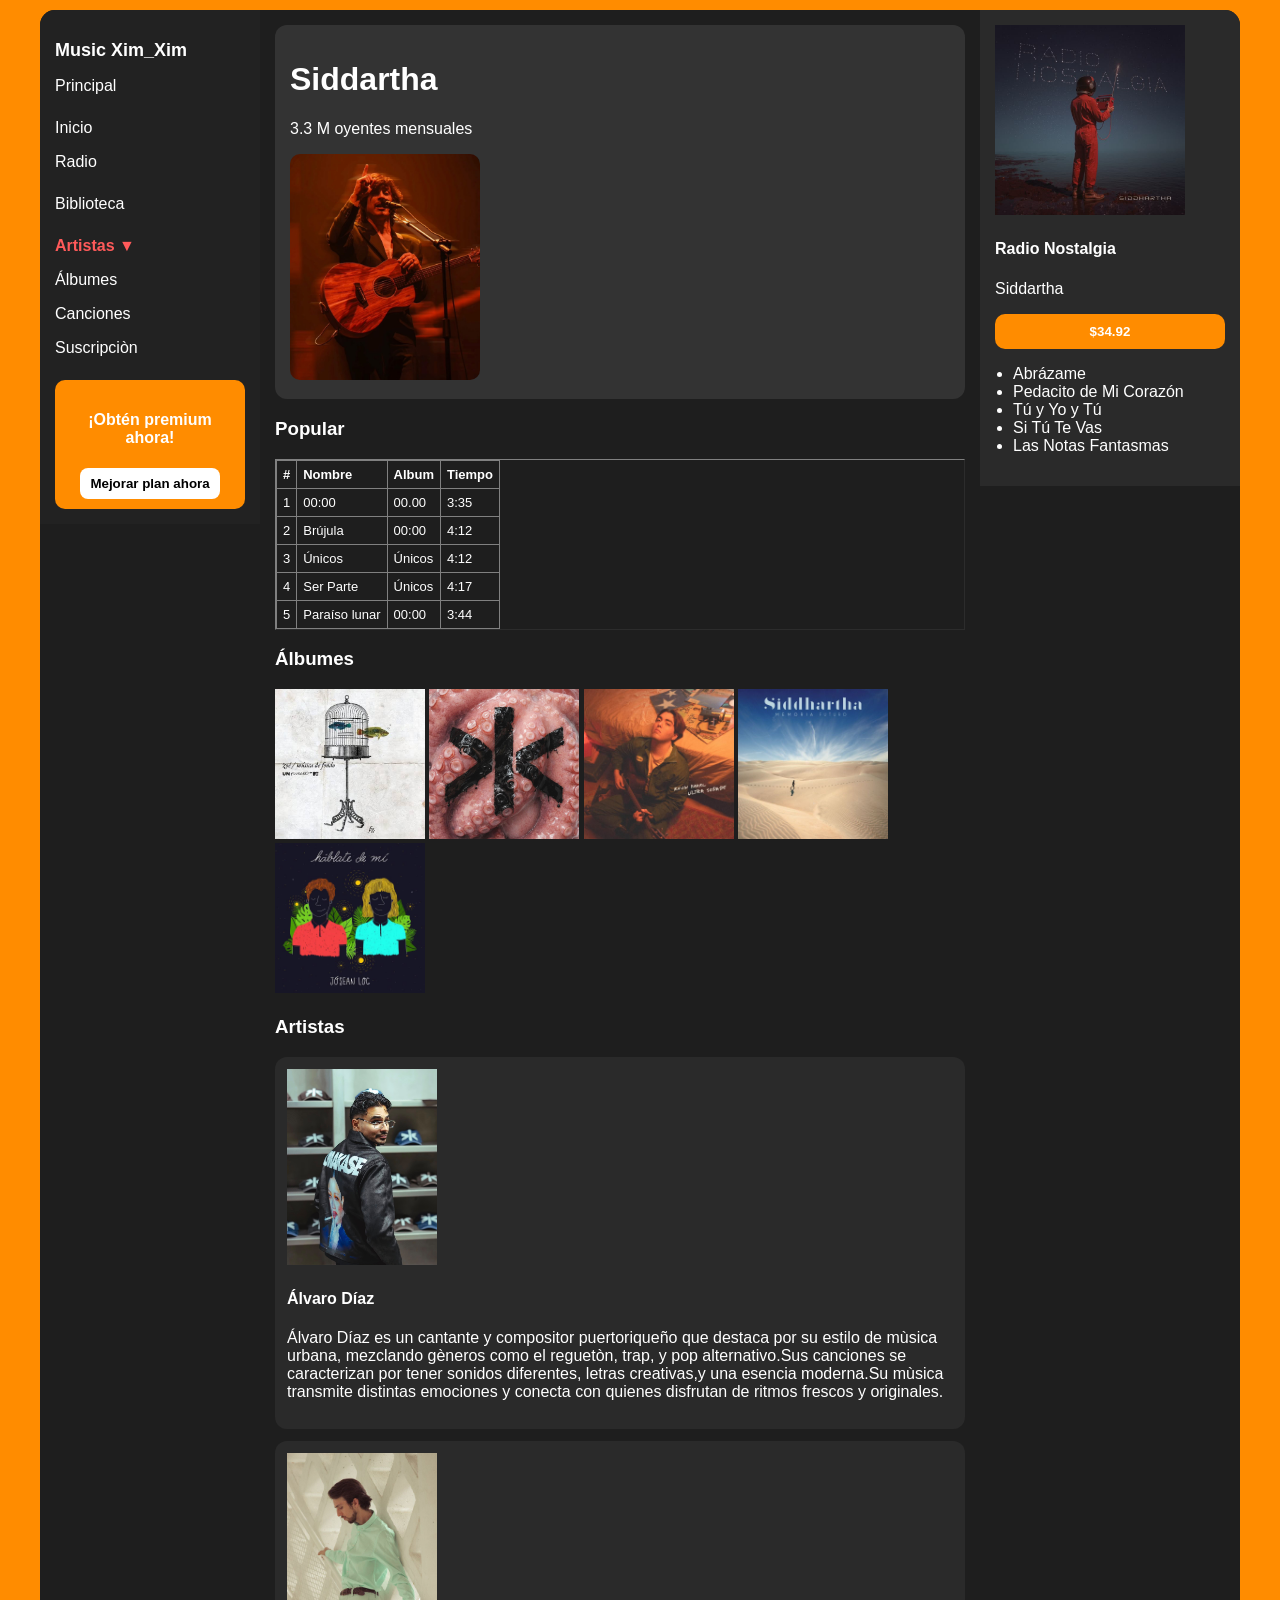
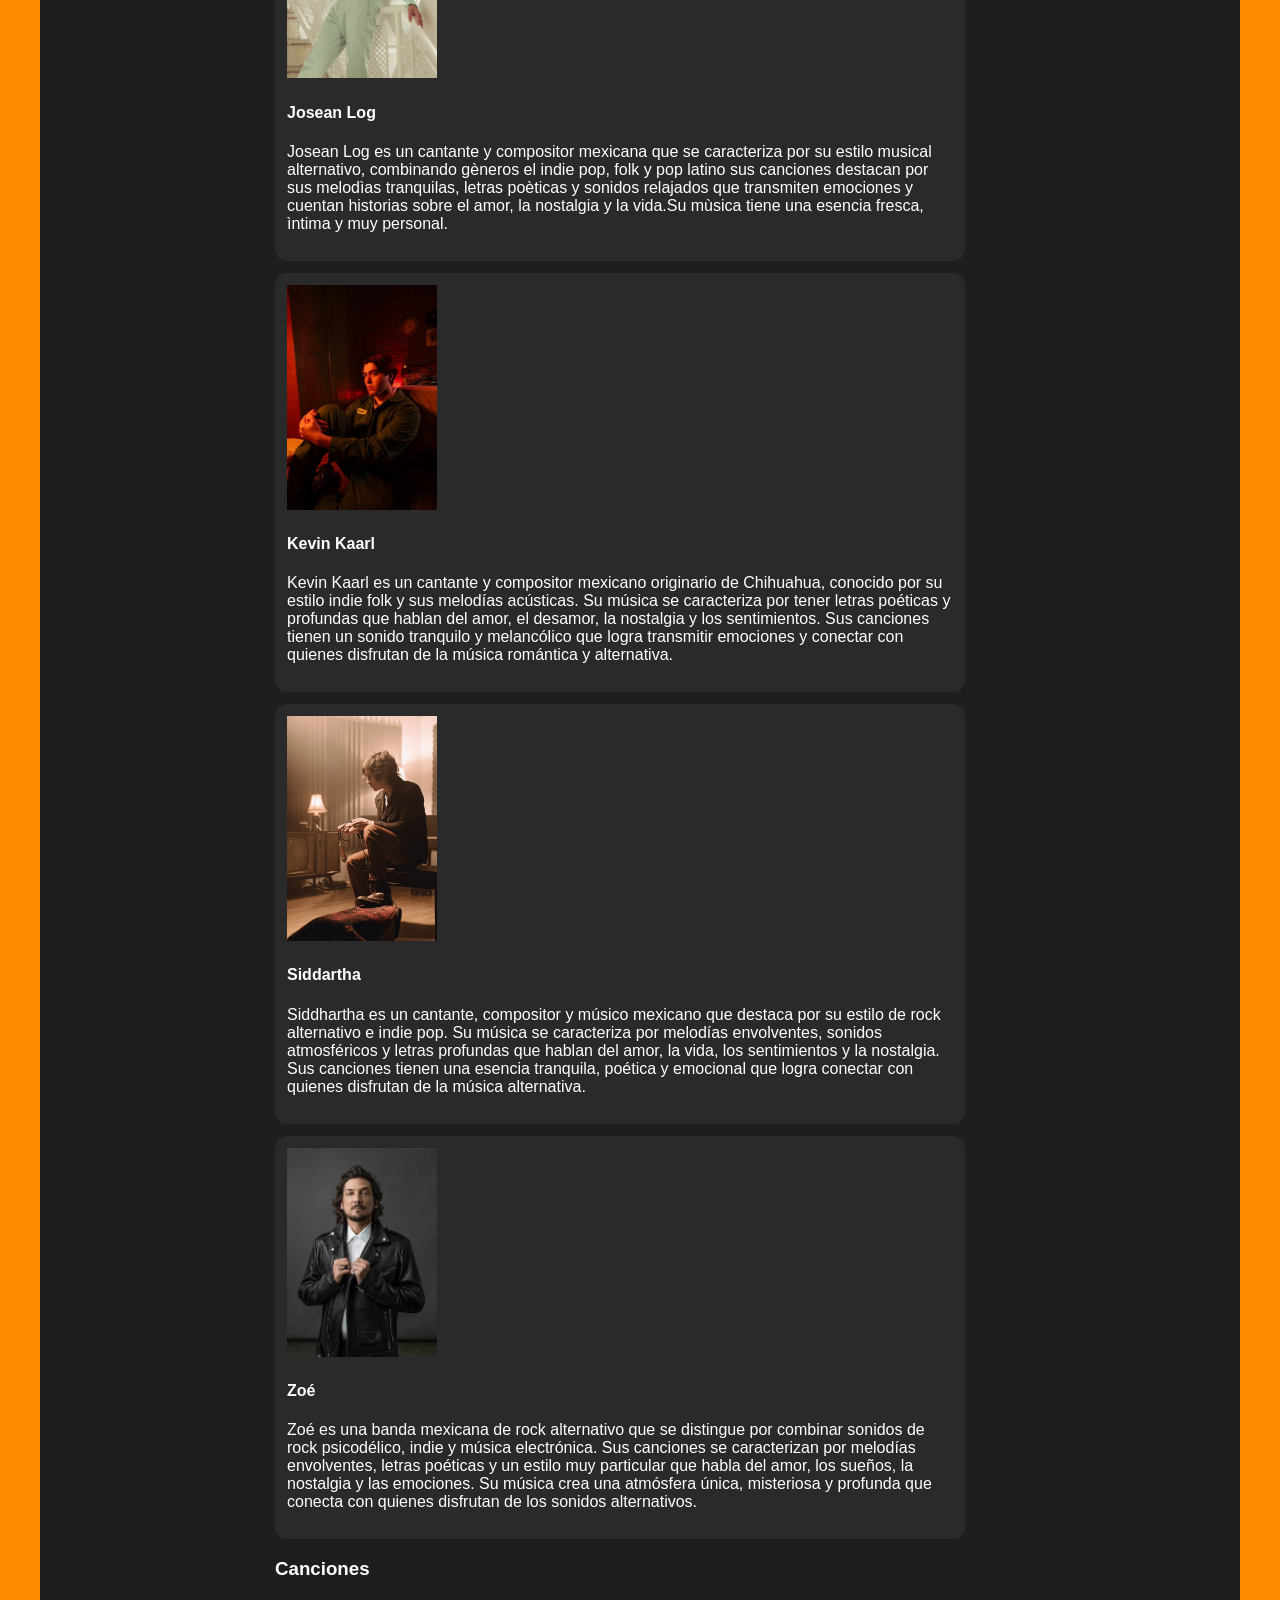
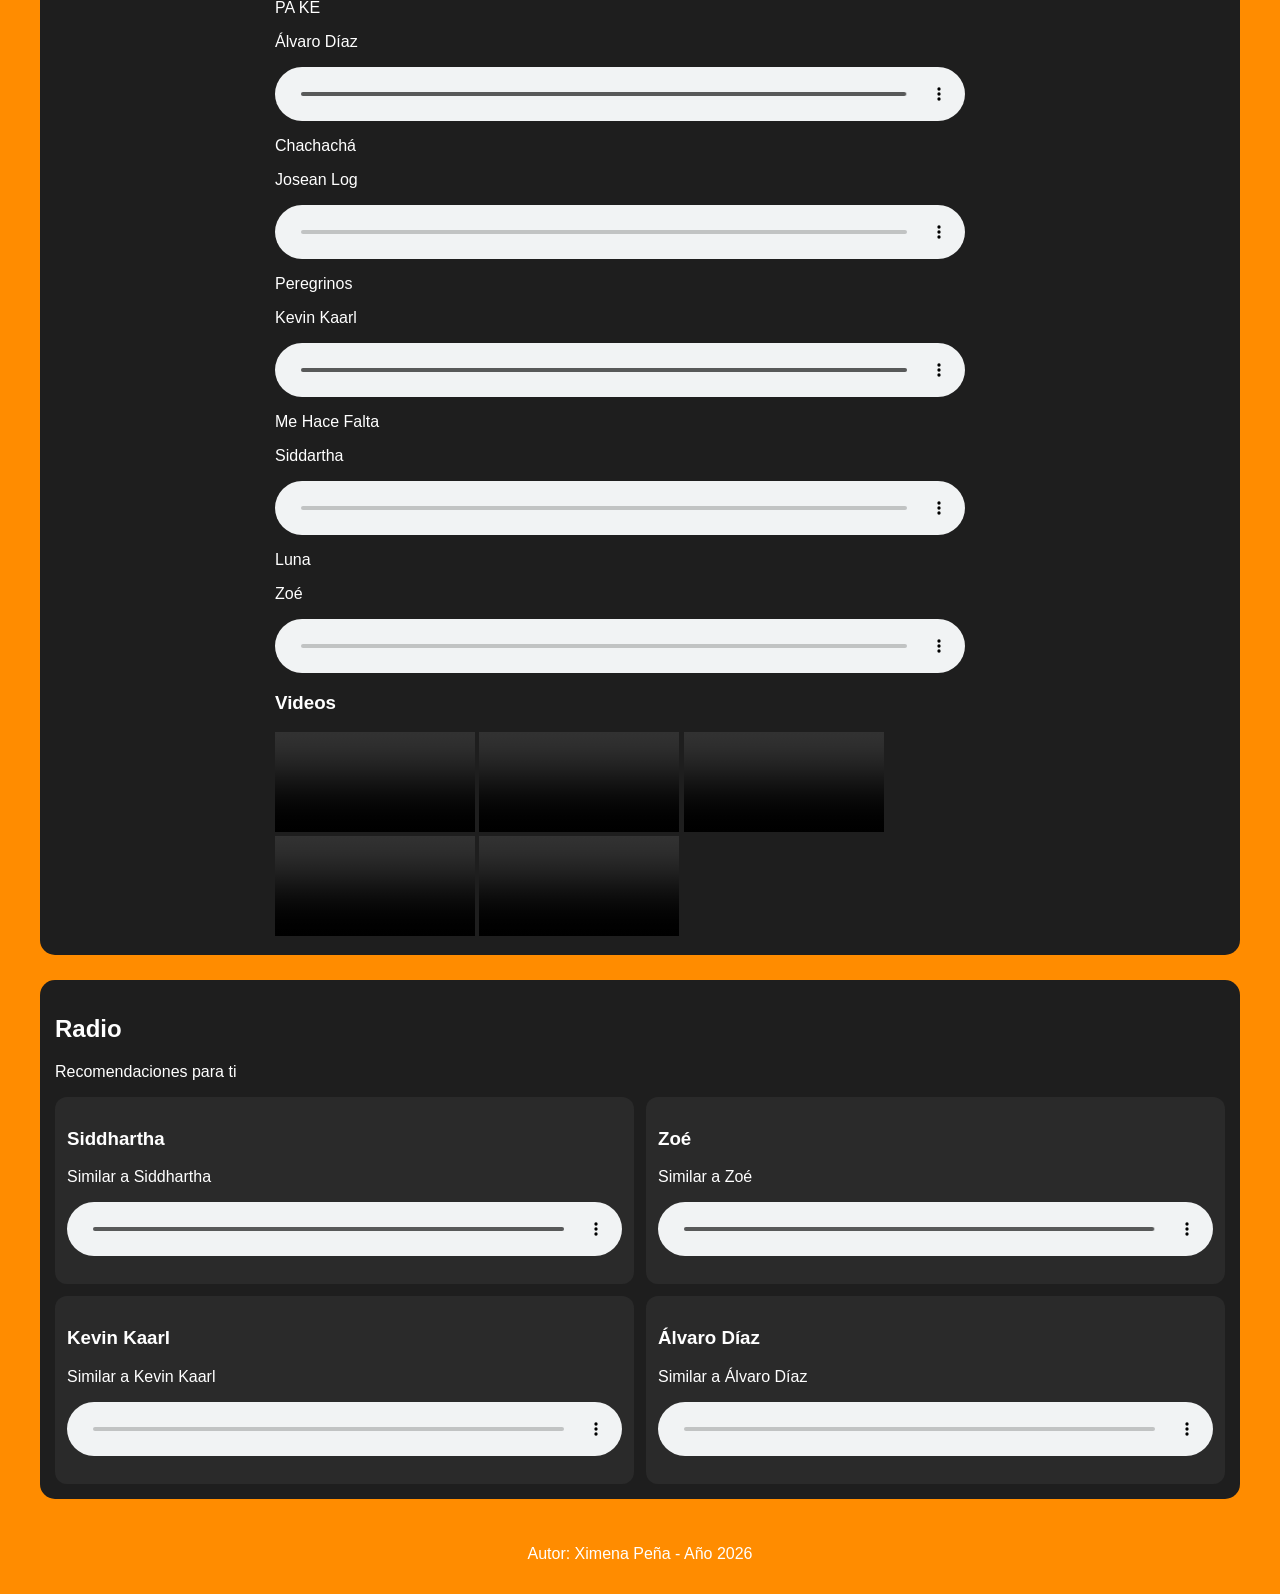
<file: index.html>
<!DOCTYPE html>
<html lang="es">
<head>
    <meta charset="UTF-8">
    <meta name="viewport" content="width=device-width, initial-scale=1.0">
    <title>Music Xim_Xim</title>
    <link rel="stylesheet" href="estilos.css">
</head>
<body>
<button id="btn-menu" onclick="document.getElementById('menu-lateral').classList.toggle('abierto')">☰</button>

<div class="fondo">
  <div class="caja">
    <div class="menu" id="menu-lateral">
      <h2>Music Xim_Xim</h2>
      <p>Principal</p>
      <a href="#">Inicio</a>
      <a href="#radio">Radio</a>
      <p>Biblioteca</p>
      <div class="desplegable">
        <a href="#Artistas" class="boton-rojo" onclick="document.querySelector('.sub-menu').classList.toggle('mostrar'); return false;">Artistas ▼</a>
        <div class="sub-menu">
          <a href="#artista1">Álvaro Díaz</a>
          <a href="#artista2">Josean Log</a>
          <a href="#artista3">Kevin Kaarl</a>
          <a href="#artista4">Siddartha</a>
          <a href="#artista5">Zoé</a>
        </div>
      </div>
      <a href="#discos">Álbumes</a>
      <a href="#canciones">Canciones</a>
      <a href="formulario.html">Suscripciòn </a>
      <div class="premium">
        <h4>¡Obtén premium ahora!</h4>
        <button>Mejorar plan ahora</button>
      </div>
    </div>

    <div class="centro">
      <div class="banner">
        <h1>Siddartha</h1>
        <p>3.3 M oyentes mensuales</p>
        <img src="Album/album7.jpeg" width="190">
      </div>

      <h3>Popular</h3>
      <table border="1">
        <tr><th>#</th><th>Nombre</th><th>Album</th><th>Tiempo</th></tr>
        <tr><td>1</td><td>00:00</td><td>00.00</td><td>3:35</td></tr>
        <tr><td>2</td><td>Brújula</td><td>00:00</td><td>4:12</td></tr>
        <tr><td>3</td><td>Únicos</td><td>Únicos</td><td>4:12</td></tr>
        <tr><td>4</td><td>Ser Parte</td><td>Únicos</td><td>4:17</td></tr>
        <tr><td>5</td><td>Paraíso lunar</td><td>00:00</td><td>3:44</td></tr>
      </table>

      <h3 id="discos">Álbumes</h3>
      <img src="Album/album1.jpeg" width="150">
      <img src="Album/album2.jpeg" width="150">
      <img src="Album/album3.jpeg" width="150">
      <img src="Album/album4.jpeg" width="150">
      <img src="Album/album5.jpeg" width="150">

      <h3 id="artistas">Artistas</h3>
      <div class="tarjeta" id="artista1">
        <img src="Artistas/artista1.jpeg" width="150">
        <h4>Álvaro Díaz</h4>
        <p>Álvaro Díaz es un cantante y compositor puertoriqueño que destaca por su estilo de mùsica urbana, mezclando gèneros como el reguetòn, trap, y pop alternativo.Sus canciones se caracterizan por tener sonidos diferentes, letras creativas,y una esencia moderna.Su mùsica transmite distintas emociones y conecta con quienes disfrutan de ritmos frescos y originales.</p>
      </div>
      <div class="tarjeta" id="artista2"> 
        <img src="Artistas/artista2.jpeg" width="150">
        <h4>Josean Log</h4>
        <p>Josean Log es un cantante y compositor mexicana que se caracteriza por su estilo musical alternativo, combinando gèneros el indie pop, folk y pop latino sus canciones destacan por sus melodìas tranquilas, letras poèticas y sonidos relajados que transmiten emociones y cuentan historias sobre el amor, la nostalgia y la vida.Su mùsica tiene una esencia fresca, ìntima y muy personal.</p>
      </div>
      <div class="tarjeta" id="artista3">
        <img src="Artistas/artista3.jpeg" width="150">
        <h4>Kevin Kaarl</h4>
        <p>Kevin Kaarl es un cantante y compositor mexicano originario de Chihuahua, conocido por su estilo indie folk y sus melodías acústicas. Su música se caracteriza por tener letras poéticas y profundas que hablan del amor, el desamor, la nostalgia y los sentimientos. Sus canciones tienen un sonido tranquilo y melancólico que logra transmitir emociones y conectar con quienes disfrutan de la música romántica y alternativa.</p>
      </div>
      <div class="tarjeta" id="artista4">
        <img src="Artistas/artista4.jpeg" width="150">
        <h4>Siddartha</h4>
        <p>Siddhartha es un cantante, compositor y músico mexicano que destaca por su estilo de rock alternativo e indie pop. Su música se caracteriza por melodías envolventes, sonidos atmosféricos y letras profundas que hablan del amor, la vida, los sentimientos y la nostalgia. Sus canciones tienen una esencia tranquila, poética y emocional que logra conectar con quienes disfrutan de la música alternativa.</p>
      </div>
      <div class="tarjeta" id="artista5">
        <img src="Artistas/artista5.jpeg" width="150">
        <h4>Zoé</h4>
        <p>Zoé es una banda mexicana de rock alternativo que se distingue por combinar sonidos de rock psicodélico, indie y música electrónica. Sus canciones se caracterizan por melodías envolventes, letras poéticas y un estilo muy particular que habla del amor, los sueños, la nostalgia y las emociones. Su música crea una atmósfera única, misteriosa y profunda que conecta con quienes disfrutan de los sonidos alternativos.</p>
      </div>

      <h3 id="canciones">Canciones</h3>
      <p>PA KE</p>
      <p>Álvaro Díaz</p>
      <audio controls src="Audios/pake.mpeg.mpeg"></audio>
      <p>Chachachá</p>
      <p>Josean Log</p>
      <audio controls src="Audios/chachacha.mp4.mp4"></audio>
      <p>Peregrinos</p>
      <p>Kevin Kaarl</p>
      <audio controls src="Audios/peregrinos.mpeg.mpeg"></audio>
      <p>Me Hace Falta</p>
      <p>Siddartha</p>
      <audio controls src="Audios/falta.mp4.mp4"></audio>
      <p>Luna</p>
      <p>Zoé</p>
      <audio controls src="Audios/luna.mp4.mp4"></audio>

      <h3>Videos</h3>
      <video controls src="Videos/video1.mp4" width="200"></video>
      <video controls src="Videos/video2.mp4" width="200"></video>
      <video controls src="Videos/video3.mp4" width="200"></video>
      <video controls src="Videos/video4.mp4" width="200"></video>
      <video controls src="Videos/video5.mp4" width="200"></video>
    </div>

    <div class="derecha">
      <img src="Album/album6.jpeg" width="190">
      <h4>Radio Nostalgia</h4>
      <p>Siddartha</p>
      <button onclick="comprarAlbum()">$34.92 </button>
      <ul>
        <li>Abrázame</li>
        <li>Pedacito de Mi Corazón</li>
        <li>Tú y Yo y Tú</li>
        <li>Si Tú Te Vas</li>
        <li>Las Notas Fantasmas</li>
      </ul>
    </div>
  </div>
</div>

<section id="radio">
  <h2>Radio</h2>
  <p>Recomendaciones para ti</p>
  <div class="radio-grid">
    <div class="radio-card">
      <h3>Siddhartha</h3>
      <p>Similar a Siddhartha</p>
      <audio controls src="Audios/brillas.mpeg"></audio>
    </div>
    <div class="radio-card">
      <h3>Zoé</h3>
      <p>Similar a Zoé</p>
      <audio controls src="Audios/tormentadearena.mpeg"></audio>
    </div>
    <div class="radio-card">
      <h3>Kevin Kaarl</h3>
      <p>Similar a Kevin Kaarl</p>
      <audio controls src="Audios/comounpajaro.mp4"></audio>
    </div>
    <div class="radio-card">
      <h3>Álvaro Díaz</h3>
      <p>Similar a Álvaro Díaz</p>
      <audio controls src="Audios/teestoycorreteando.mp4"></audio>
    </div>
  </div>
</section>
<footer>
  <p>Autor: Ximena Peña - Año 2026</p>
</footer>
<script>function comprarAlbum(){alert("¡Album comprado con exito! Ya puedes escuchar Radio Nostalgia completo.");}</script>
</body>
</html>
</file>
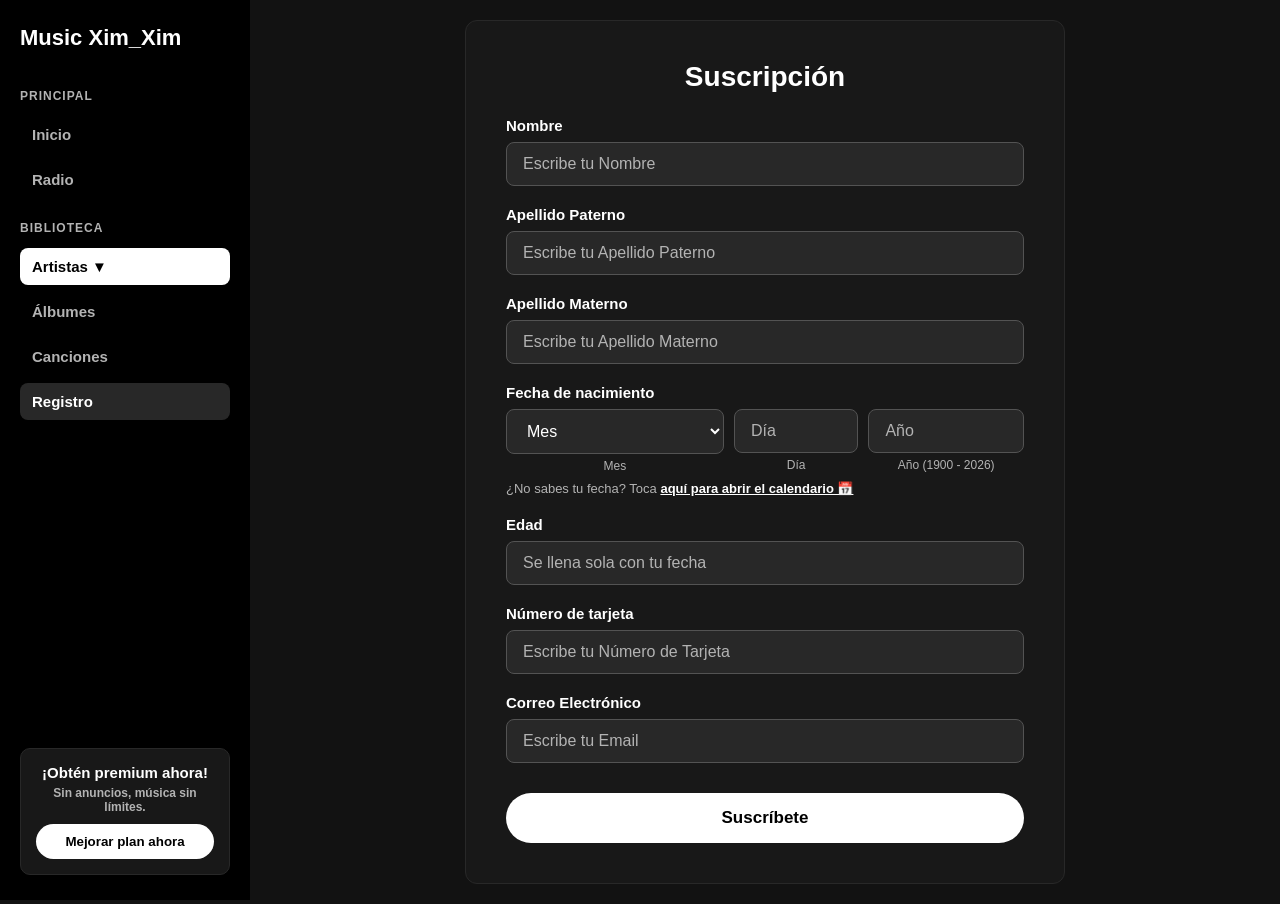
<file: formulario.html>
<!DOCTYPE html>
<html lang="es">
<head>
  <meta charset="UTF-8">
  <meta name="viewport" content="width=device-width, initial-scale=1.0">
  <title>Formulario de Registro - Music Xim_Xim</title>
  <style>
    * { box-sizing: border-box; margin: 0; padding: 0; font-family: 'Segoe UI', Tahoma, sans-serif; }
    body { background: #121212; color: #FFFFFF; display: flex; min-height: 100vh; }
    .menu { width: 250px; background: #000000; padding: 25px 20px; display: flex; flex-direction: column; gap: 8px; flex-shrink: 0; position: sticky; top: 0; height: 100vh; }
    .menu h2 { color: #FFFFFF; font-size: 22px; margin-bottom: 15px; }
    .menu p { color: #B3B3B3; font-size: 12px; font-weight: bold; letter-spacing: 1px; margin: 15px 0 5px; text-transform: uppercase; }
    .menu a { color: #B3B3B3; text-decoration: none; padding: 10px 12px; border-radius: 8px; font-size: 15px; font-weight: 600; display: block; }
    .menu a:hover, .menu a.activo { background: #282828; color: #FFFFFF; }
    .menu a.boton-rojo { color: #000; background: #FFFFFF; }
    .desplegable .sub-menu { display: none; margin-left: 10px; border-left: 2px solid #282828; padding-left: 10px; margin-top: 5px; }
    .desplegable.open .sub-menu { display: block; }
    .desplegable.open .flecha { transform: rotate(180deg); display: inline-block; }
    .sub-menu a { font-size: 14px; font-weight: 400; padding: 8px 10px; }
    .premium { margin-top: auto; background: #181818; padding: 15px; border-radius: 10px; text-align: center; border: 1px solid #282828; }
    .premium h4 { font-size: 15px; margin-bottom: 5px; color: #fff; }
    .premium p { font-size: 12px; color: #B3B3B3; text-transform: none; letter-spacing: 0; margin: 0 0 10px; }
    .premium button { background: #FFFFFF; color: #000; border: none; padding: 10px; width: 100%; border-radius: 20px; font-weight: bold; cursor: pointer; }
    .contenido { flex: 1; display: flex; justify-content: center; padding: 20px; background: #121212; }
    .container { background: #181818; padding: 40px; border-radius: 12px; width: 100%; max-width: 600px; height: fit-content; border: 1px solid #282828; }
    .container h2 { text-align: center; font-size: 28px; margin-bottom: 24px; color: #fff; }
    .form-group { margin-bottom: 20px; position: relative; }
    label { display: block; font-size: 15px; font-weight: 600; margin-bottom: 8px; color: #fff; }
    input, select { width: 100%; padding: 12px 16px; border: 1.5px solid #535353; border-radius: 8px; font-size: 16px; outline: none; background: #282828; color: #fff; }
    input::placeholder { color: #B3B3B3; }
    input:focus, select:focus { border-color: #FFFFFF; box-shadow: 0 0 0 3px rgba(255,255,255,.15); }
    input.invalid, select.invalid { border-color: #E13300; }
    input[readonly] { background: #282828; color: #B3B3B3; cursor: not-allowed; }
    .error-msg { color: #F15E6C; font-size: 13px; margin-top: 6px; display: none; }
    .error-msg.visible { display: block; }
    button#btnValidar { width: 100%; padding: 15px; background: #FFFFFF; color: #000; border: none; border-radius: 25px; font-size: 17px; font-weight: bold; cursor: pointer; margin-top: 10px; }
    button#btnValidar:hover { background: #E5E5E5; }
    .google-fecha { display: flex; gap: 10px; }
    .google-fecha .campo { flex: 1; }
    .google-fecha .campo.mes { flex: 1.4; }
    .google-fecha .campo.dia { flex: 0.8; }
    .google-fecha .campo.anio { flex: 1; }
    .google-fecha small { display: block; text-align: center; font-size: 12px; color: #B3B3B3; margin-top: 5px; }
    .google-ayuda { font-size: 13px; color: #B3B3B3; margin-top: 8px; }
    .google-ayuda b { color: #fff; cursor: pointer; text-decoration: underline; }
    .cal-google { display: none; position: absolute; top: 100%; left: 0; right: 0; z-index: 50; background: #282828; border: 1px solid #535353; border-radius: 12px; box-shadow: 0 4px 20px rgba(0,0,0,.5); padding: 14px; margin-top: 8px; color: #fff; }
    .cal-google.abierto { display: block; }
    .cal-google-head { display: flex; align-items: center; justify-content: space-between; margin-bottom: 10px; }
    .cal-google-head b { font-size: 16px; font-weight: 600; text-transform: capitalize; }
    .cal-google-head button { width: 36px; height: 36px; border: none; background: #181818; color: #fff; border-radius: 50%; font-size: 18px; cursor: pointer; }
    .cal-google-head button:hover { background: #535353; }
    .cal-google-semana { display: grid; grid-template-columns: repeat(7, 1fr); text-align: center; font-size: 12px; color: #B3B3B3; font-weight: 600; margin-bottom: 6px; }
    .cal-google-grid { display: grid; grid-template-columns: repeat(7, 1fr); gap: 2px; }
    .cal-google-dia { aspect-ratio: 1; border: none; background: transparent; border-radius: 50%; font-size: 14px; cursor: pointer; color: #fff; }
    .cal-google-dia:hover { background: #535353; }
    .cal-google-dia.hoy { border: 1px solid #fff; font-weight: 700; }
    .cal-google-dia.seleccionado { background: #fff !important; color: #000 !important; font-weight: 700; }
    .cal-google-dia.futuro { color: #535353; cursor: not-allowed; text-decoration: line-through; }
    .cal-google-dia.futuro:hover { background: transparent; }
    .cal-google-pie { display: flex; justify-content: space-between; margin-top: 12px; }
    .cal-google-pie button { border: none; background: none; color: #fff; font-weight: 600; font-size: 14px; cursor: pointer; padding: 8px; text-decoration: underline; }
    .modal { display: none; position: fixed; inset: 0; background: rgba(0,0,0,.7); justify-content: center; align-items: center; z-index: 100; }
    .modal.active { display: flex; }
    .modal-content { background: #181818; padding: 32px; border-radius: 12px; text-align: center; width: 90%; max-width: 400px; color: #fff; border: 1px solid #282828; }
    .modal-content p { color: #B3B3B3; margin-top: 8px; }
    .modal-content button { width: 100%; padding: 12px; background: #FFFFFF; color: #000; border: none; border-radius: 25px; font-weight: bold; cursor: pointer; margin-top: 16px; }
    @media (max-width: 768px){ body{ flex-direction: column; } .menu{ width: 100%; height: auto; position: static; } .contenido{ padding: 10px; } .container{ padding: 20px; } }
  </style>
</head>
<body>
  <div class="menu">
    <h2>Music Xim_Xim</h2>
    <p>Principal</p>
    <a href="index.html">Inicio</a>
    <a href="index.html">Radio</a>
    <p>Biblioteca</p>
    <div class="desplegable" id="desplegable-artistas">
      <a href="#" class="boton-rojo" id="btnArtistas">Artistas <span class="flecha">▼</span></a>
      <div class="sub-menu">
        <a href="index.html">Álvaro Díaz</a>
        <a href="index.html">Josean Log</a>
        <a href="index.html">Kevin Kaarl</a>
        <a href="index.html">Siddhartha</a>
        <a href="index.html">Zoé</a>
      </div>
    </div>
    <a href="index.html">Álbumes</a>
    <a href="index.html">Canciones</a>
    <a href="formulario.html" class="activo">Registro</a>
    <div class="premium">
      <h4>¡Obtén premium ahora!</h4>
      <p>Sin anuncios, música sin límites.</p>
      <button type="button" id="btnPremium">Mejorar plan ahora</button>
    </div>
  </div>

  <div class="contenido">
    <div class="container">
      <h2>Suscripción</h2>
      <form id="userForm" novalidate>
        <div class="form-group">
          <label for="nombre">Nombre</label>
          <input type="text" id="nombre" placeholder="Escribe tu Nombre" autocomplete="off" maxlength="100">
          <div class="error-msg" id="err-nombre"></div>
        </div>
        <div class="form-group">
          <label for="paterno">Apellido Paterno</label>
          <input type="text" id="paterno" placeholder="Escribe tu Apellido Paterno" autocomplete="off" maxlength="100">
          <div class="error-msg" id="err-paterno"></div>
        </div>
        <div class="form-group">
          <label for="materno">Apellido Materno</label>
          <input type="text" id="materno" placeholder="Escribe tu Apellido Materno" autocomplete="off" maxlength="100">
          <div class="error-msg" id="err-materno"></div>
        </div>

        <div class="form-group" id="grupoFecha">
          <label>Fecha de nacimiento</label>
          <div class="google-fecha">
            <div class="campo mes">
              <select id="mes">
                <option value="">Mes</option>
                <option value="1">Enero</option><option value="2">Febrero</option><option value="3">Marzo</option>
                <option value="4">Abril</option><option value="5">Mayo</option><option value="6">Junio</option>
                <option value="7">Julio</option><option value="8">Agosto</option><option value="9">Septiembre</option>
                <option value="10">Octubre</option><option value="11">Noviembre</option><option value="12">Diciembre</option>
              </select>
              <small>Mes</small>
            </div>
            <div class="campo dia">
              <input type="text" id="dia" placeholder="Día" maxlength="2" inputmode="numeric" autocomplete="off">
              <small>Día</small>
            </div>
            <div class="campo anio">
              <input type="text" id="anio" placeholder="Año" maxlength="4" inputmode="numeric" autocomplete="off">
              <small>Año (1900 - 2026)</small>
            </div>
          </div>
          <div class="google-ayuda">¿No sabes tu fecha? Toca <b id="abrirCalendario">aquí para abrir el calendario 📅</b></div>
          <div class="cal-google" id="calGoogle">
            <div class="cal-google-head">
              <button type="button" id="btnAnt">‹</button>
              <b id="tituloCal">Mayo 2005</b>
              <button type="button" id="btnSig">›</button>
            </div>
            <div class="cal-google-semana"><span>D</span><span>L</span><span>M</span><span>X</span><span>J</span><span>V</span><span>S</span></div>
            <div class="cal-google-grid" id="gridCal"></div>
            <div class="cal-google-pie">
              <button type="button" id="btnHoyCal">Hoy</button>
              <button type="button" id="btnCerrarCal">Cerrar</button>
            </div>
          </div>
          <div class="error-msg" id="err-fecha"></div>
        </div>

        <div class="form-group">
          <label for="edad">Edad</label>
          <input type="text" id="edad" placeholder="Se llena sola con tu fecha" readonly>
          <div class="error-msg" id="err-edad"></div>
        </div>
        <div class="form-group">
          <label for="tarjeta">Número de tarjeta</label>
          <input type="text" id="tarjeta" placeholder="Escribe tu Número de Tarjeta" maxlength="16" autocomplete="off" inputmode="numeric">
          <div class="error-msg" id="err-tarjeta"></div>
        </div>
        <div class="form-group">
          <label for="email">Correo Electrónico</label>
          <input type="text" id="email" placeholder="Escribe tu Email" autocomplete="off">
          <div class="error-msg" id="err-email"></div>
        </div>
        <button type="button" id="btnValidar">Suscríbete</button>
      </form>
    </div>
  </div>

  <div id="modalSuccess" class="modal">
    <div class="modal-content"><div style="font-size:40px;">✓</div><h3>¡Registro completado!</h3><p>Gracias por proporcionarnos tus datos.</p><button type="button" id="btnCerrarModal">Aceptar</button></div>
  </div>
  <div id="modalPremium" class="modal">
    <div class="modal-content"><div style="font-size:40px;">⭐</div><h3>¡Obtén Premium ahora!</h3><p>Con Premium escuchas sin anuncios, puedes descargar tus canciones y saltar las que quieras.<br><br>Completa tu suscripción para activar tu plan Premium.</p><button type="button" id="btnCerrarPremium">Entendido</button></div>
  </div>

<script>
document.addEventListener('DOMContentLoaded', () => {
  const btnArtistas = document.getElementById('btnArtistas');
  const desplegable = document.getElementById('desplegable-artistas');
  btnArtistas.addEventListener('click', (e) => { e.preventDefault(); desplegable.classList.toggle('open'); });
  const modalPremium = document.getElementById('modalPremium');
  document.getElementById('btnPremium').addEventListener('click', () => modalPremium.classList.add('active'));
  document.getElementById('btnCerrarPremium').addEventListener('click', () => modalPremium.classList.remove('active'));

  const nombre = document.getElementById('nombre');
  const paterno = document.getElementById('paterno');
  const materno = document.getElementById('materno');
  const mes = document.getElementById('mes');
  const dia = document.getElementById('dia');
  const anio = document.getElementById('anio');
  const edadInput = document.getElementById('edad');
  const tarjeta = document.getElementById('tarjeta');
  const email = document.getElementById('email');
  const btnValidar = document.getElementById('btnValidar');
  const modal = document.getElementById('modalSuccess');
  const btnCerrar = document.getElementById('btnCerrarModal');
  const regexTexto = /^[A-ZÁÉÍÓÚÑ\s]+$/;

  // LÍMITES: mínimo 1900, máximo 2026, y NO se aceptan fechas futuras
  const ANIO_MIN = 1900;
  const ANIO_MAX = 2026;

  function showError(id, msg){ const el=document.getElementById('err-'+id); const inp=document.getElementById(id); if(inp) inp.classList.add('invalid'); if(el){el.textContent=msg; el.classList.add('visible');} }
  function clearError(id){ const el=document.getElementById('err-'+id); const inp=document.getElementById(id); if(inp) inp.classList.remove('invalid'); if(el){el.textContent=''; el.classList.remove('visible');} }
  function showErrorFecha(msg){ document.getElementById('err-fecha').textContent=msg; document.getElementById('err-fecha').classList.add('visible'); anio.classList.add('invalid'); }
  function clearErrorFecha(){ document.getElementById('err-fecha').textContent=''; document.getElementById('err-fecha').classList.remove('visible'); }

  [nombre,paterno,materno].forEach(inp=>{
    inp.addEventListener('input',()=>{
      const pos=inp.selectionStart; inp.value=inp.value.toUpperCase().replace(/[^A-ZÁÉÍÓÚÑ\s]/g,''); inp.setSelectionRange(pos,pos);
      if(!inp.value) showError(inp.id,'Este campo es obligatorio.');
      else if(!regexTexto.test(inp.value)) showError(inp.id,'Solo letras en mayúsculas.');
      else clearError(inp.id);
    });
  });
  tarjeta.addEventListener('input',()=>{
    tarjeta.value=tarjeta.value.replace(/[^0-9]/g,'');
    if(!tarjeta.value) showError('tarjeta','Tu tarjeta es obligatoria.');
    else if(tarjeta.value.length!==16) showError('tarjeta','Debe tener 16 dígitos.');
    else clearError('tarjeta');
  });
  email.addEventListener('input',()=>{
    if(!email.value) showError('email','Tu Email es obligatorio.');
    else if(!email.value.includes('@')||!email.value.endsWith('.com')) showError('email',"Debe incluir '@' y terminar en '.com'.");
    else clearError('email');
  });

  function validarAnio(){
    anio.value = anio.value.replace(/[^0-9]/g, '').slice(0,4);
    if(!anio.value){ anio.classList.remove('invalid'); return null; }
    let primer = anio.value.charAt(0);
    if(primer !== '1' && primer !== '2'){
      anio.value = '';
      showErrorFecha('Ese año no existe, el año debe empezar con 19 o 20.');
      edadInput.value=''; return false;
    }
    if(anio.value.length >= 2){
      let dos = anio.value.slice(0,2);
      if(dos !== '19' && dos !== '20'){
        anio.value = '';
        showErrorFecha('Ese año no existe. Solo se acepta 19xx o 20xx. Ejemplo: 1998, 2005.');
        edadInput.value=''; return false;
      }
    }
    if(anio.value.length === 4){
      let a = parseInt(anio.value, 10);
      if(a < ANIO_MIN){
        showErrorFecha('Ese año no es válido. El mínimo es 1990.');
        edadInput.value=''; return false;
      }
      if(a > ANIO_MAX){
        showErrorFecha('Ese año no es válido, el máximo es 2026.');
        edadInput.value=''; return false;
      }
      anio.classList.remove('invalid');
      clearErrorFecha();
      return true;
    }
    return null;
  }

  function validarDia(){
    dia.value = dia.value.replace(/[^0-9]/g, '').slice(0,2);
    if(!dia.value) return null;
    let d = parseInt(dia.value, 10);
    if(d < 1 || d > 31){ showErrorFecha('El día debe ser del 1 al 31.'); return false; }
    return true;
  }

  function esFechaFutura(d, m, a){
    let hoy = new Date(); hoy.setHours(0,0,0,0);
    let fecha = new Date(a, m-1, d); fecha.setHours(0,0,0,0);
    return fecha > hoy;
  }

  function calcularEdad(){
    validarDia();
    let resAnio = validarAnio();
    if(resAnio === false) return null;
    let d=parseInt(dia.value), m=parseInt(mes.value), a=parseInt(anio.value);
    if(!d || !m || !a || anio.value.length<4){ edadInput.value=''; return null; }
    let diasMes = new Date(a, m, 0).getDate();
    if(d > diasMes){
      showErrorFecha('Esa fecha no existe. ' + ['','Enero','Febrero','Marzo','Abril','Mayo','Junio','Julio','Agosto','Septiembre','Octubre','Noviembre','Diciembre'][m] + ' solo tiene ' + diasMes + ' días.');
      edadInput.value=''; return null;
    }
    // NO validar fechas futuras
    if(esFechaFutura(d, m, a)){
      showErrorFecha('No puedes poner una fecha del futuro. Esa fecha todavía no ha pasado.');
      edadInput.value=''; return null;
    }
    let hoy=new Date(); let edad=hoy.getFullYear()-a;
    if(hoy.getMonth()+1 < m || (hoy.getMonth()+1===m && hoy.getDate()<d)) edad--;
    edadInput.value=edad;
    if(edad<18){
      showErrorFecha('Debes ser mayor de 18 años.');
      document.getElementById('err-edad').textContent='Debes ser mayor de 18 años.'; document.getElementById('err-edad').classList.add('visible');
    } else {
      clearErrorFecha(); anio.classList.remove('invalid'); dia.classList.remove('invalid');
      document.getElementById('err-edad').textContent=''; document.getElementById('err-edad').classList.remove('visible');
    }
    return edad;
  }

  const mesesNombres = ['Enero','Febrero','Marzo','Abril','Mayo','Junio','Julio','Agosto','Septiembre','Octubre','Noviembre','Diciembre'];
  const cal = document.getElementById('calGoogle');
  const tituloCal = document.getElementById('tituloCal');
  const gridCal = document.getElementById('gridCal');
  let vistaMes = 4, vistaAnio = 2005;

  function dibujarCal(){
    tituloCal.textContent = mesesNombres[vistaMes] + ' ' + vistaAnio;
    gridCal.innerHTML='';
    let primer = new Date(vistaAnio, vistaMes, 1).getDay();
    let total = new Date(vistaAnio, vistaMes+1, 0).getDate();
    let hoy=new Date();
    for(let i=0;i<primer;i++){ gridCal.appendChild(document.createElement('div')); }
    for(let d=1; d<=total; d++){
      let b=document.createElement('button'); b.type='button'; b.className='cal-google-dia'; b.textContent=d;
      if(d===hoy.getDate() && vistaMes===hoy.getMonth() && vistaAnio===hoy.getFullYear()) b.classList.add('hoy');
      if(parseInt(dia.value)===d && parseInt(mes.value)===vistaMes+1 && parseInt(anio.value)===vistaAnio) b.classList.add('seleccionado');
      // Días futuros tachados, no se pueden tocar
      if(esFechaFutura(d, vistaMes+1, vistaAnio)){
        b.classList.add('futuro'); b.disabled = true;
      } else {
        b.addEventListener('click',()=>{ dia.value=d; mes.value=vistaMes+1; anio.value=vistaAnio; calcularEdad(); dibujarCal(); });
      }
      gridCal.appendChild(b);
    }
  }

  document.getElementById('abrirCalendario').addEventListener('click',()=>{ cal.classList.toggle('abierto'); dibujarCal(); });
  dia.addEventListener('click',()=>{ cal.classList.add('abierto'); dibujarCal(); });
  mes.addEventListener('change',()=>{ if(mes.value){ vistaMes=parseInt(mes.value)-1; } if(anio.value && anio.value.length===4){ vistaAnio=parseInt(anio.value); } calcularEdad(); dibujarCal(); });
  dia.addEventListener('input',()=>{ calcularEdad(); dibujarCal(); });
  anio.addEventListener('input',()=>{ 
    let r = validarAnio();
    if(r === true && anio.value.length===4){ vistaAnio=parseInt(anio.value); }
    calcularEdad(); dibujarCal();
  });
  anio.addEventListener('paste', (e)=>{ setTimeout(()=>{ validarAnio(); calcularEdad(); }, 0); });
  document.getElementById('btnAnt').addEventListener('click',()=>{ vistaMes--; if(vistaMes<0){vistaMes=11; vistaAnio--;} if(vistaAnio < ANIO_MIN) vistaAnio = ANIO_MIN; dibujarCal(); });
  document.getElementById('btnSig').addEventListener('click',()=>{ vistaMes++; if(vistaMes>11){vistaMes=0; vistaAnio++;} if(vistaAnio > ANIO_MAX) vistaAnio = ANIO_MAX; dibujarCal(); });
  document.getElementById('btnHoyCal').addEventListener('click',()=>{ let h=new Date(); vistaMes=h.getMonth(); vistaAnio=h.getFullYear(); dibujarCal(); });
  document.getElementById('btnCerrarCal').addEventListener('click',()=> cal.classList.remove('abierto'));

  btnValidar.addEventListener('click',()=>{
    let ok=true;
    [nombre,paterno,materno].forEach(inp=>{ if(!inp.value){ showError(inp.id,'Este campo es obligatorio.'); ok=false; } });
    if(!tarjeta.value||tarjeta.value.length!==16){ showError('tarjeta','Debe tener 16 dígitos.'); ok=false; }
    if(!email.value||!email.value.includes('@')||!email.value.endsWith('.com')){ showError('email',"Debe incluir '@' y terminar en '.com'."); ok=false; }
    if(!mes.value || !dia.value || !anio.value){ showErrorFecha('Escribe tu fecha completa: Mes, Día y Año.'); ok=false; }
    else if(anio.value.length < 4){ showErrorFecha('El año debe tener 4 números. Ejemplo: 2005'); ok=false; }
    else if(validarAnio() === false){ ok=false; }
    else {
      let d=parseInt(dia.value), m=parseInt(mes.value), a=parseInt(anio.value);
      if(esFechaFutura(d,m,a)){ showErrorFecha('No puedes poner una fecha del futuro.'); ok=false; }
      else {
        let edad=calcularEdad();
        if(edad===null||edad<18){ showErrorFecha('Debes ser mayor de 18 años.'); ok=false; }
      }
    }
    if(ok){ cal.classList.remove('abierto'); modal.classList.add('active'); }
  });
  btnCerrar.addEventListener('click',()=>{ modal.classList.remove('active'); window.location.href="index.html"; });
});
</script>
</body>
</html>
</file>
<file: estilos.css>
* { box-sizing: border-box; }
html, body { overflow-x: hidden; width: 100%; max-width: 100%; margin: 0; padding: 0; font-family: Arial, sans-serif; background: #ff8c00; color: white; }
img, video { max-width: 100%; height: auto; }
audio { width: 100%; max-width: 100%; display: block; margin: 8px 0 16px 0; }

/* FONDO Y CAJA */
.fondo { width: 100%; max-width: 100%; padding: 10px; overflow-x: hidden; }
.caja { display: flex; flex-direction: row; flex-wrap: nowrap; width: 100%; max-width: 1200px; margin: auto; background: #1e1e1e; border-radius: 15px; overflow: hidden; align-items: flex-start; }

/* MENU */
.menu { width: 220px; min-width: 220px; background: #222; padding: 15px; }
.menu h2 { font-size: 18px; }
.menu a { display: block; color: white; text-decoration: none; padding: 8px 0; }
.menu a:hover { color: #ff8c00; }
.boton-rojo { color: #ff5a5a !important; font-weight: bold; }
.sub-menu { display: none; padding-left: 12px; }
.sub-menu.mostrar { display: block; }
.premium { background: #ff8c00; padding: 10px; border-radius: 10px; margin-top: 15px; text-align: center; }
.premium button { background: white; border: none; padding: 8px 10px; border-radius: 8px; cursor: pointer; font-weight: bold; }

/* CENTRO */
.centro { flex: 1; min-width: 0; padding: 15px; }
.banner { background: #333; padding: 15px; border-radius: 12px; }
.banner img { border-radius: 10px; }
table { width: 100%; display: block; overflow-x: auto; border-collapse: collapse; font-size: 13px; }
table th, table td { padding: 6px; text-align: left; }
.tarjeta { background: #2a2a2a; padding: 12px; border-radius: 12px; margin: 12px 0; }

/* DERECHA - RADIO NOSTALGIA SIEMPRE A LA DERECHA */
.derecha { width: 260px; min-width: 260px; max-width: 260px; flex-shrink: 0; background: #2a2a2a; padding: 15px; position: sticky; top: 0; }
.derecha button { background: #ff8c00; color: white; border: none; padding: 10px; width: 100%; border-radius: 10px; cursor: pointer; font-weight: bold; }
.derecha ul { padding-left: 18px; }

/* RADIO DE ABAJO */
#radio { width: 100%; max-width: 1200px; margin: 15px auto; padding: 15px; background: #1e1e1e; border-radius: 15px; }
.radio-grid { display: grid; grid-template-columns: 1fr 1fr; gap: 12px; width: 100%; }
.radio-card { background: #2a2a2a; padding: 12px; border-radius: 12px; min-width: 0; }
footer { text-align: center; padding: 15px; }

/* BOTON MENU */
#btn-menu { position: fixed; top: 10px; left: 10px; z-index: 10000; font-size: 24px; background: #ff8c00; color: white; border: none; padding: 8px 14px; border-radius: 10px; cursor: pointer; display: none; }

/* CELULAR */
@media (max-width: 768px) {
  #btn-menu { display: block; }
  .fondo { padding: 0; }
  .caja { max-width: 100%; border-radius: 0; }
  .menu { position: fixed; left: -100%; top: 0; height: 100%; width: 82%; max-width: 300px; z-index: 9999; transition: 0.3s; overflow-y: auto; padding-top: 60px; }
  .menu.abierto { left: 0; }
  .centro { padding-top: 55px; padding-left: 8px; padding-right: 8px; }
  .derecha { width: 150px; min-width: 150px; max-width: 150px; padding: 8px; font-size: 12px; }
  .derecha img { width: 100%; max-width: 130px; }
  .radio-grid { grid-template-columns: 1fr; }
  #radio { border-radius: 0; }
}
</file>
